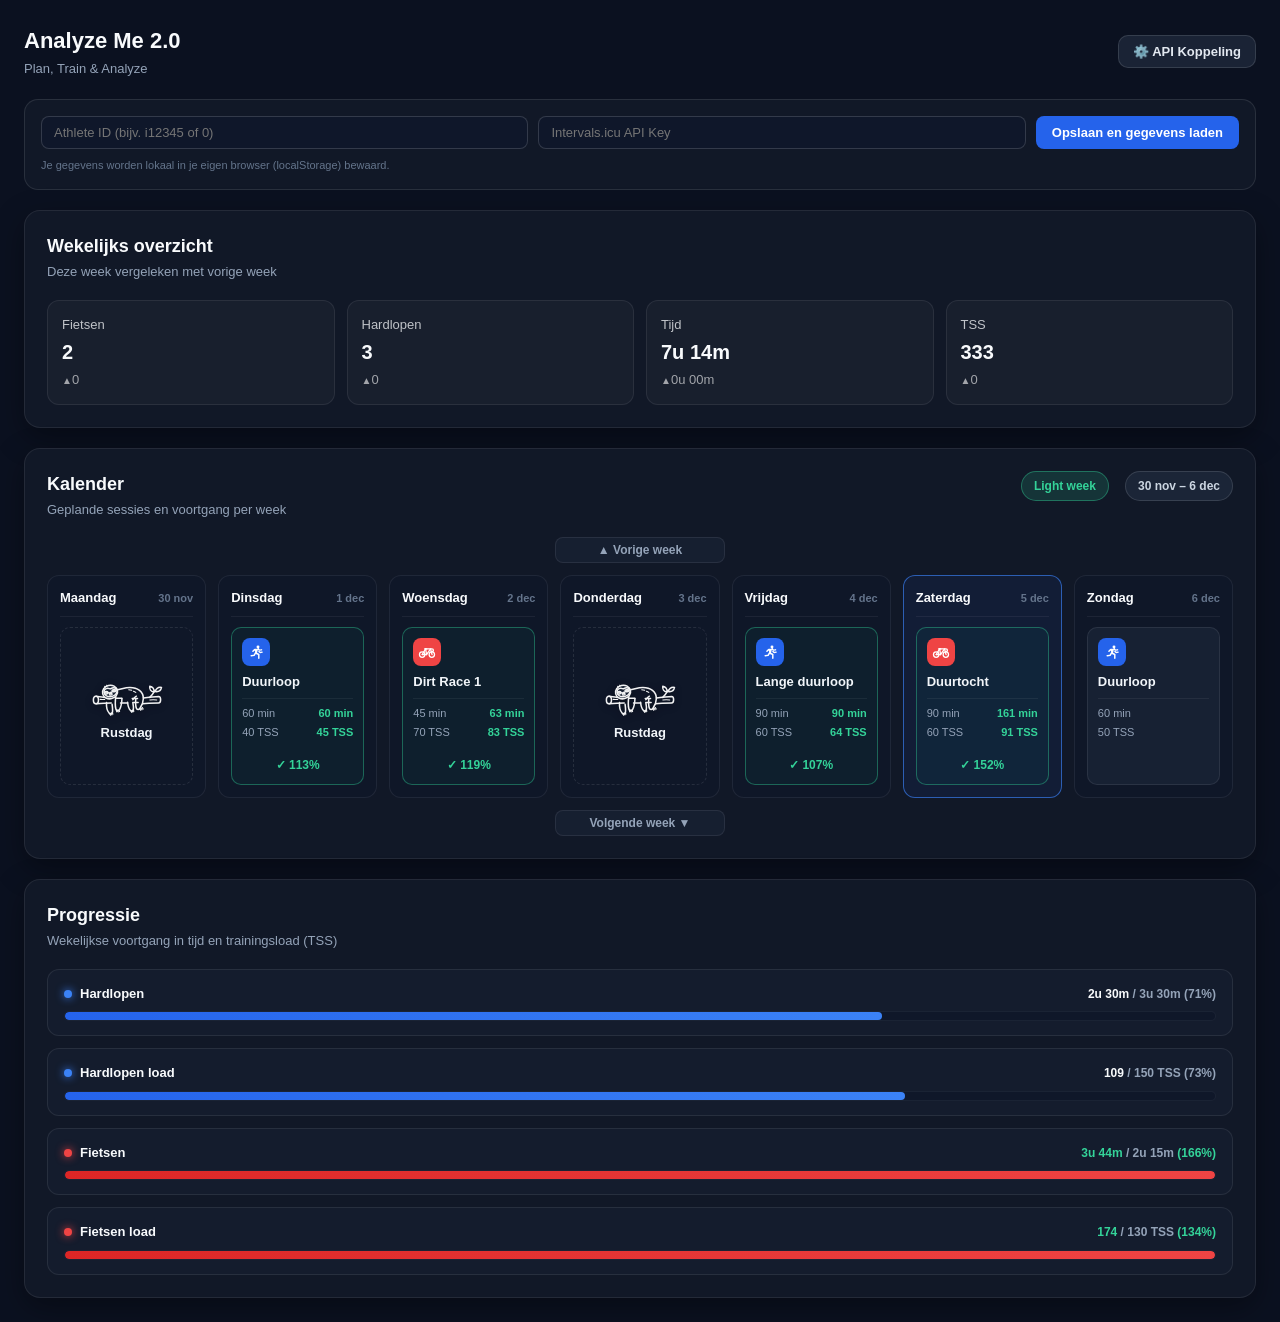
<file: index.html>
<!DOCTYPE html>
<html lang="nl">
<head>
  <meta charset="UTF-8" />
  <meta name="viewport" content="width=device-width, initial-scale=1.0" />
  <title>Analyze Me 2.0</title>
  <link rel="stylesheet" href="styles.css" />
</head>
<body>
  <div class="dashboard-wrapper">
    <!-- Bovenbalk met Titel & API Instellingen -->
    <header class="topbar">
      <div>
        <h1>Analyze Me 2.0</h1>
        <p class="subtitle">Plan, Train & Analyze</p>
      </div>
      <div class="topbar-actions">
        <button type="button" id="openSettingsBtn" class="settings-btn">⚙️ API Koppeling</button>
      </div>
    </header>

    <!-- API Instellingen Balk (verborgen tot je op ⚙️ klikt of als er nog geen key is) -->
    <div id="settingsBar" class="settings-panel" style="display: none;">
      <div class="settings-fields">
        <input type="text" id="athleteIdInput" placeholder="Athlete ID (bijv. i12345 of 0)" />
        <input type="password" id="apiKeyInput" placeholder="Intervals.icu API Key" />
        <button type="button" id="saveSettingsBtn" class="save-btn">Opslaan en gegevens laden</button>
      </div>
      <p class="settings-hint">Je gegevens worden lokaal in je eigen browser (localStorage) bewaard.</p>
    </div>

    <!-- Categorie 1: Wekelijks overzicht -->
    <section class="panel weekly-overview-section">
      <div class="panel-header">
        <div>
          <h2 id="weeklyOverviewHeading">Wekelijks overzicht</h2>
          <p class="subtitle">Deze week vergeleken met vorige week</p>
        </div>
      </div>

      <div id="weeklyOverviewGrid" class="weekly-overview-grid">
        <div class="overview-card">
          <div class="overview-label">Fietsen</div>
          <div id="overviewRideCount" class="overview-value">0</div>
          <div class="overview-prev">
            <span id="overviewRideCountPrev">0</span>
          </div>
        </div>

        <div class="overview-card">
          <div class="overview-label">Hardlopen</div>
          <div id="overviewRunCount" class="overview-value">0</div>
          <div class="overview-prev">
            <span id="overviewRunCountPrev">0</span>
          </div>
        </div>

        <div class="overview-card">
          <div class="overview-label">Tijd</div>
          <div id="overviewTotalTime" class="overview-value">0u 00m</div>
          <div class="overview-prev">
            <span id="overviewTotalTimePrev">0u 00m</span>
          </div>
        </div>

        <div class="overview-card">
          <div class="overview-label">TSS</div>
          <div id="overviewTotalLoad" class="overview-value">0</div>
          <div class="overview-prev">
            <span id="overviewTotalLoadPrev">0</span>
          </div>
        </div>
      </div>
    </section>

    <!-- Categorie 2: Trainingsplanning -->
    <section class="panel calendar-section">
      <div class="panel-header">
        <div>
          <h2 id="calenderHeading" style="cursor: pointer;" title="Ga naar huidige week">Kalender</h2>
          <p class="subtitle">Geplande sessies en voortgang per week</p>
        </div>
        <div class="week-badges">
          <span id="weekTypeBadge" class="date-badge" style="display: none;"></span>
          <span id="dateRangeLabel" class="date-badge"></span>
        </div>
      </div>

      <!-- Navigatie Boven -->
      <div class="week-arrow-container week-arrow-top">
        <button type="button" id="prevWeekBtn" class="week-arrow-btn" title="Vorige week">▲ Vorige week</button>
      </div>

      <!-- 3D Kubus Wrapper -->
      <div class="cube-viewport">
        <div id="cubeAnimator" class="cube-animator">
          <div id="calendarGrid" class="calendar-grid"></div>
        </div>
      </div>

      <!-- Navigatie Onder -->
      <div class="week-arrow-container week-arrow-bottom">
        <button type="button" id="nextWeekBtn" class="week-arrow-btn" title="Volgende week">Volgende week ▼</button>
      </div>
    </section>

    <!-- Categorie 3: Progressie -->
    <section class="panel progression-section">
      <div class="panel-header">
        <div>
          <h2 id="progressionHeading">Progressie</h2>
          <p class="subtitle">Wekelijkse voortgang in tijd en trainingsload (TSS)</p>
        </div>
      </div>

      <div class="progression-stack">
        <div class="progress-box">
          <div class="progress-top">
            <span class="progress-title"><span class="progress-dot-blue"></span>Hardlopen</span>
            <span id="runProgressText" class="progress-stats">0u 00m / 0u 00m</span>
          </div>
          <div class="progress-track">
            <div id="runProgressBar" class="progress-fill-run"></div>
          </div>
        </div>

        <div class="progress-box">
          <div class="progress-top">
            <span class="progress-title"><span class="progress-dot-blue"></span>Hardlopen load</span>
            <span id="runLoadProgressText" class="progress-stats">0 / 0 TSS</span>
          </div>
          <div class="progress-track">
            <div id="runLoadProgressBar" class="progress-fill-run"></div>
          </div>
        </div>

        <div class="progress-box">
          <div class="progress-top">
            <span class="progress-title"><span class="progress-dot-red"></span>Fietsen</span>
            <span id="rideProgressText" class="progress-stats">0u 00m / 0u 00m</span>
          </div>
          <div class="progress-track">
            <div id="rideProgressBar" class="progress-fill-ride"></div>
          </div>
        </div>

        <div class="progress-box">
          <div class="progress-top">
            <span class="progress-title"><span class="progress-dot-red"></span>Fietsen load</span>
            <span id="rideLoadProgressText" class="progress-stats">0 / 0 TSS</span>
          </div>
          <div class="progress-track">
            <div id="rideLoadProgressBar" class="progress-fill-ride"></div>
          </div>
        </div>
      </div>
    </section>
  </div>

  <script src="script.js"></script>
</body>
</html>
</file>
<file: styles.css>
* {
  box-sizing: border-box;
  margin: 0;
  padding: 0;
}

body {
  background-color: #0b1120;
  color: #f8fafc;
  font-family: -apple-system, BlinkMacSystemFont, "Segoe UI", Roboto, Helvetica, Arial, sans-serif;
  line-height: 1.5;
  padding: 24px;
}

.dashboard-wrapper {
  max-width: 1320px;
  margin: 0 auto;
  display: flex;
  flex-direction: column;
  gap: 20px;
}

/* Topbar & API Instellingen */
.topbar {
  display: flex;
  justify-content: space-between;
  align-items: center;
  flex-wrap: wrap;
  gap: 12px;
}

.topbar h1 {
  font-size: 22px;
  font-weight: 800;
  color: #f8fafc;
}

.subtitle {
  font-size: 13px;
  color: #94a3b8;
  margin-top: 2px;
}

.settings-btn {
  background: rgba(30, 41, 59, 0.8);
  border: 1px solid rgba(255, 255, 255, 0.12);
  color: #e2e8f0;
  padding: 8px 14px;
  border-radius: 10px;
  font-size: 13px;
  font-weight: 600;
  cursor: pointer;
  transition: all 0.2s ease;
}

.settings-btn:hover {
  background: rgba(51, 65, 85, 0.9);
  border-color: rgba(255, 255, 255, 0.25);
}

.settings-panel {
  background: #111827;
  border: 1px solid rgba(255, 255, 255, 0.1);
  border-radius: 14px;
  padding: 16px;
}

.settings-fields {
  display: flex;
  gap: 10px;
  flex-wrap: wrap;
}

.settings-fields input {
  background: #0f172a;
  border: 1px solid rgba(255, 255, 255, 0.15);
  color: #f8fafc;
  padding: 8px 12px;
  border-radius: 8px;
  font-size: 13px;
  flex: 1;
  min-width: 180px;
}

.save-btn {
  background: #2563eb;
  color: #fff;
  border: none;
  padding: 8px 16px;
  border-radius: 8px;
  font-size: 13px;
  font-weight: 600;
  cursor: pointer;
}

.save-btn:hover {
  background: #1d4ed8;
}

.settings-hint {
  font-size: 11px;
  color: #64748b;
  margin-top: 8px;
}

/* Hoofdpaneel */
.panel {
  background: #111827;
  border: 1px solid rgba(255, 255, 255, 0.08);
  border-radius: 16px;
  padding: 22px;
  box-shadow: 0 10px 30px rgba(0, 0, 0, 0.35);
}

.panel-header {
  display: flex;
  justify-content: space-between;
  align-items: flex-start;
  flex-wrap: wrap;
  gap: 12px;
  margin-bottom: 18px;
}

.panel-header h2 {
  font-size: 18px;
  font-weight: 700;
  color: #f8fafc;
}

/* Badges */
.week-badges {
  display: flex;
  align-items: center;
  gap: 8px;
  flex-wrap: wrap;
}

.date-badge {
  background: rgba(30, 41, 59, 0.85);
  border: 1px solid rgba(255, 255, 255, 0.12);
  color: #cbd5e1;
  padding: 5px 12px;
  border-radius: 999px;
  font-size: 12px;
  font-weight: 600;
}

.week-light { background: rgba(44, 160, 44, 0.16) !important; color: #4ade80 !important; border-color: rgba(44, 160, 44, 0.5) !important; }
.week-medium { background: rgba(255, 127, 14, 0.16) !important; color: #fb923c !important; border-color: rgba(255, 127, 14, 0.5) !important; }
.week-hard { background: rgba(255, 42, 14, 0.16) !important; color: #f87171 !important; border-color: rgba(255, 42, 14, 0.5) !important; }
.week-recovery { background: rgba(33, 150, 243, 0.16) !important; color: #38bdf8 !important; border-color: rgba(33, 150, 243, 0.5) !important; }

/* Pijl-navigatie */
.week-arrow-container {
  display: flex;
  justify-content: center;
  width: 100%;
}

.week-arrow-btn {
  background: rgba(24, 34, 52, 0.75);
  border: 1px solid rgba(255, 255, 255, 0.08);
  color: #94a3b8;
  width: 100%;
  max-width: 170px;
  height: 26px;
  border-radius: 8px;
  cursor: pointer;
  display: flex;
  align-items: center;
  justify-content: center;
  font-size: 12px;
  font-weight: 600;
  transition: all 0.2s ease;
}

.week-arrow-btn:hover {
  color: #fff;
  background: rgba(59, 130, 246, 0.25);
  border-color: rgba(59, 130, 246, 0.45);
}

.week-arrow-top { margin-bottom: 12px; }
.week-arrow-bottom { margin-top: 12px; }

/* 3D Kubus Animatie */
.cube-viewport {
  perspective: 1200px;
  width: 100%;
  overflow: hidden;
}

.cube-animator {
  transition: transform 0.35s cubic-bezier(0.25, 1, 0.5, 1), opacity 0.35s ease;
  transform-style: preserve-3d;
  width: 100%;
  transform-origin: center center;
}

.cube-animator.rotate-next { transform: translateY(-30px) rotateX(-90deg) scale(0.95); opacity: 0; }
.cube-animator.rotate-prev { transform: translateY(30px) rotateX(90deg) scale(0.95); opacity: 0; }

/* Kalender Grid (7 kolommen) */
.calendar-grid {
  display: grid;
  grid-template-columns: repeat(7, minmax(0, 1fr));
  gap: 12px;
}

@media (max-width: 1100px) {
  .calendar-grid { grid-template-columns: repeat(4, minmax(0, 1fr)); }
}

@media (max-width: 680px) {
  .calendar-grid { grid-template-columns: repeat(2, minmax(0, 1fr)); }
}

.day-card {
  background: rgba(15, 23, 42, 0.75);
  border: 1px solid rgba(255, 255, 255, 0.07);
  border-radius: 12px;
  padding: 12px;
  min-height: 165px;
  display: flex;
  flex-direction: column;
  gap: 10px;
  transition: border-color 0.2s ease;
}

.day-card.today {
  border-color: rgba(59, 130, 246, 0.65);
  background: rgba(30, 58, 138, 0.16);
}

.day-head {
  display: flex;
  justify-content: space-between;
  align-items: center;
  padding-bottom: 8px;
  border-bottom: 1px solid rgba(255, 255, 255, 0.06);
}

.day-name {
  font-size: 13px;
  font-weight: 700;
  color: #f8fafc;
}

.day-date {
  font-size: 11px;
  color: #64748b;
  font-weight: 600;
}

/* Rustdag met Luiaard */
.rest-slot {
  flex: 1;
  height: 100%;
  display: flex;
  flex-direction: column;
  align-items: center;
  justify-content: center;
  border: 1px dashed rgba(255, 255, 255, 0.1);
  border-radius: 10px;
  color: #ffffff;
  min-height: 100px;
  transition: border-color 0.2s ease;
}

.day-card:hover .rest-slot { border-color: rgba(255, 255, 255, 0.35); }
.sloth-icon { opacity: 0.95; filter: drop-shadow(0 2px 4px rgba(0, 0, 0, 0.4)); transition: transform 0.25s ease; }
.day-card:hover .sloth-icon { transform: translateY(-2px); }

/* Workout Kaartjes */
.workout-card {
  flex: 1;
  background: rgba(30, 41, 59, 0.65);
  border: 1px solid rgba(255, 255, 255, 0.08);
  border-radius: 10px;
  padding: 10px;
  display: flex;
  flex-direction: column;
  gap: 8px;
}

.day-workouts-container {
  flex: 1;
  display: flex;
  flex-direction: column;
  gap: 10px;
}
.w-header {
  display: flex;
  justify-content: space-between;
  align-items: center;
}

.sport-badge {
  width: 28px;
  height: 28px;
  border-radius: 8px;
  display: inline-flex;
  align-items: center;
  justify-content: center;
}

.sport-run { background: rgba(16, 185, 129, 0.18); color: #34d399; }
.sport-ride { background: rgba(239, 68, 68, 0.18); color: #f87171; }
.sport-other { background: rgba(139, 92, 246, 0.18); color: #a78bfa; }

.w-tss {
  font-size: 12px;
  font-weight: 700;
  color: #fbbf24;
}

.w-name {
  font-size: 13px;
  font-weight: 600;
  color: #f1f5f9;
  line-height: 1.3;
  word-break: break-word;
}

.w-footer {
  display: flex;
  justify-content: space-between;
  align-items: center;
  font-size: 11px;
  color: #94a3b8;
  padding-top: 6px;
  border-top: 1px solid rgba(255, 255, 255, 0.06);
}

.w-gain {
  color: #34d399;
  font-weight: 700;
}

/* Voortgangsbalken */
.sport-progress-grid {
  display: grid;
  grid-template-columns: 1fr 1fr;
  gap: 16px;
  margin-top: 18px;
  padding-top: 18px;
  border-top: 1px solid rgba(255, 255, 255, 0.08);
}

@media (max-width: 768px) {
  .sport-progress-grid { grid-template-columns: 1fr; }
}

.progress-box {
  background: rgba(24, 34, 52, 0.55);
  border: 1px solid rgba(255, 255, 255, 0.08);
  border-radius: 12px;
  padding: 14px 16px;
  display: flex;
  flex-direction: column;
  gap: 8px;
}

.progress-top {
  display: flex;
  justify-content: space-between;
  align-items: center;
  font-size: 13px;
}

.progress-title {
  font-weight: 700;
  color: #f8fafc;
  display: flex;
  align-items: center;
  gap: 8px;
}

.progress-dot-blue { width: 8px; height: 8px; border-radius: 50%; background: #3b82f6; box-shadow: 0 0 8px #3b82f6; }
.progress-dot-red { width: 8px; height: 8px; border-radius: 50%; background: #ef4444; box-shadow: 0 0 8px #ef4444; }
.progress-stats { font-size: 12px; font-weight: 600; color: #94a3b8; }
.progress-stats strong { color: #f8fafc; }

.progress-track {
  width: 100%;
  height: 10px;
  background: rgba(15, 23, 42, 0.85);
  border-radius: 999px;
  overflow: hidden;
  border: 1px solid rgba(255, 255, 255, 0.05);
}

.progress-fill-run { height: 100%; width: 0%; background: linear-gradient(90deg, #2563eb, #3b82f6); border-radius: 999px; transition: width 0.5s ease; }
.progress-fill-ride { height: 100%; width: 0%; background: linear-gradient(90deg, #dc2626, #ef4444); border-radius: 999px; transition: width 0.5s ease; }
/* Fitness Metriek Vakjes (Exacte oude stijl) */
.fitness-summary-grid {
  display: grid;
  grid-template-columns: repeat(3, 1fr);
  gap: 16px;
  margin-bottom: 22px;
}

@media (max-width: 768px) {
  .fitness-summary-grid { grid-template-columns: 1fr; }
}

.fit-metric-box {
  background: rgba(15, 23, 42, 0.75);
  border: 1px solid rgba(255, 255, 255, 0.08);
  border-radius: 14px;
  padding: 18px 20px;
  display: flex;
  flex-direction: column;
  gap: 8px;
  position: relative;
  overflow: hidden;
}

/* Gekleurde bies bovenkant */
.fit-box-blue { border-top: 3px solid #3b82f6; }
.fit-box-green { border-top: 3px solid #10b981; }

.fit-box-head {
  display: flex;
  justify-content: space-between;
  align-items: center;
}

.fit-label {
  font-size: 11px;
  font-weight: 700;
  color: #94a3b8;
  text-transform: uppercase;
  letter-spacing: 0.6px;
}

.fit-dot {
  width: 7px;
  height: 7px;
  border-radius: 50%;
}
.fit-dot-blue { background: #3b82f6; box-shadow: 0 0 8px #3b82f6; }
.fit-dot-green { background: #10b981; box-shadow: 0 0 8px #10b981; }

.fit-value-row {
  display: flex;
  align-items: center;
  gap: 12px;
}

.fit-value {
  font-size: 32px;
  font-weight: 800;
  color: #f8fafc;
  line-height: 1.1;
}

.fit-sub {
  font-size: 12px;
  color: #64748b;
  font-weight: 500;
  margin-top: 2px;
}

/* Badges voor groei/verschil */
.fit-badge-orange {
  background: rgba(217, 119, 6, 0.2);
  color: #fbbf24;
  font-size: 11px;
  font-weight: 700;
  padding: 3px 8px;
  border-radius: 6px;
}

.fit-badge-green {
  background: rgba(16, 185, 129, 0.2);
  color: #34d399;
  font-size: 11px;
  font-weight: 700;
  padding: 3px 8px;
  border-radius: 6px;
}
.workout-card.done-card {
  border-color: rgba(52, 211, 153, 0.4) !important;
  background: rgba(16, 185, 129, 0.05);
}
.sport-progress-grid + .sport-progress-grid {
  margin-top: 12px;
  padding-top: 0;
  border-top: none;
}
/* === MOBIELE WEERGAVE === */
@media (max-width: 768px) {
  #calendarGrid,
  .calendar-grid {
    display: flex !important;
    flex-direction: column !important;
    gap: 10px !important;
  }

  .day-card {
    width: 100% !important;
  }

  .sport-progress-grid {
    display: flex !important;
    flex-direction: column !important;
    gap: 12px !important;
  }

  .sport-progress-grid .progress-box {
    width: 100% !important;
  }
}
/* Progression altijd als stapel onder elkaar */
.progression-stack {
  display: flex;
  flex-direction: column;
  gap: 12px;
}

.progression-stack .progress-box {
  width: 100%;
}

/* Op mobiel / smallere schermen kalenderblokjes onder elkaar */
@media (max-width: 1024px) {
  #calendarGrid,
  .calendar-grid {
    display: flex !important;
    flex-direction: column !important;
    flex-wrap: nowrap !important;
    gap: 10px !important;
  }

  .day-card {
    flex: 0 0 100% !important;
    width: 100% !important;
    max-width: 100% !important;
  }
}
/* Wekelijks overzicht */
.weekly-overview-grid {
  display: grid;
  grid-template-columns: repeat(4, minmax(0, 1fr));
  gap: 12px;
}

.overview-card {
  background: rgba(255, 255, 255, 0.03);
  border: 1px solid rgba(255, 255, 255, 0.08);
  border-radius: 12px;
  padding: 14px;
  display: flex;
  flex-direction: column;
  gap: 6px;
}

.overview-label {
  font-size: 13px;
  opacity: 0.75;
}

.overview-value {
  font-size: 20px;
  font-weight: 700;
  line-height: 1.2;
}

.overview-prev {
  display: inline-flex;
  align-items: center;
  gap: 6px;
  font-size: 13px;
  opacity: 0.8;
}

.prev-triangle {
  font-size: 10px;
  line-height: 1;
}

@media (max-width: 768px) {
  .weekly-overview-grid {
    grid-template-columns: repeat(2, minmax(0, 1fr));
  }
}
</file>
